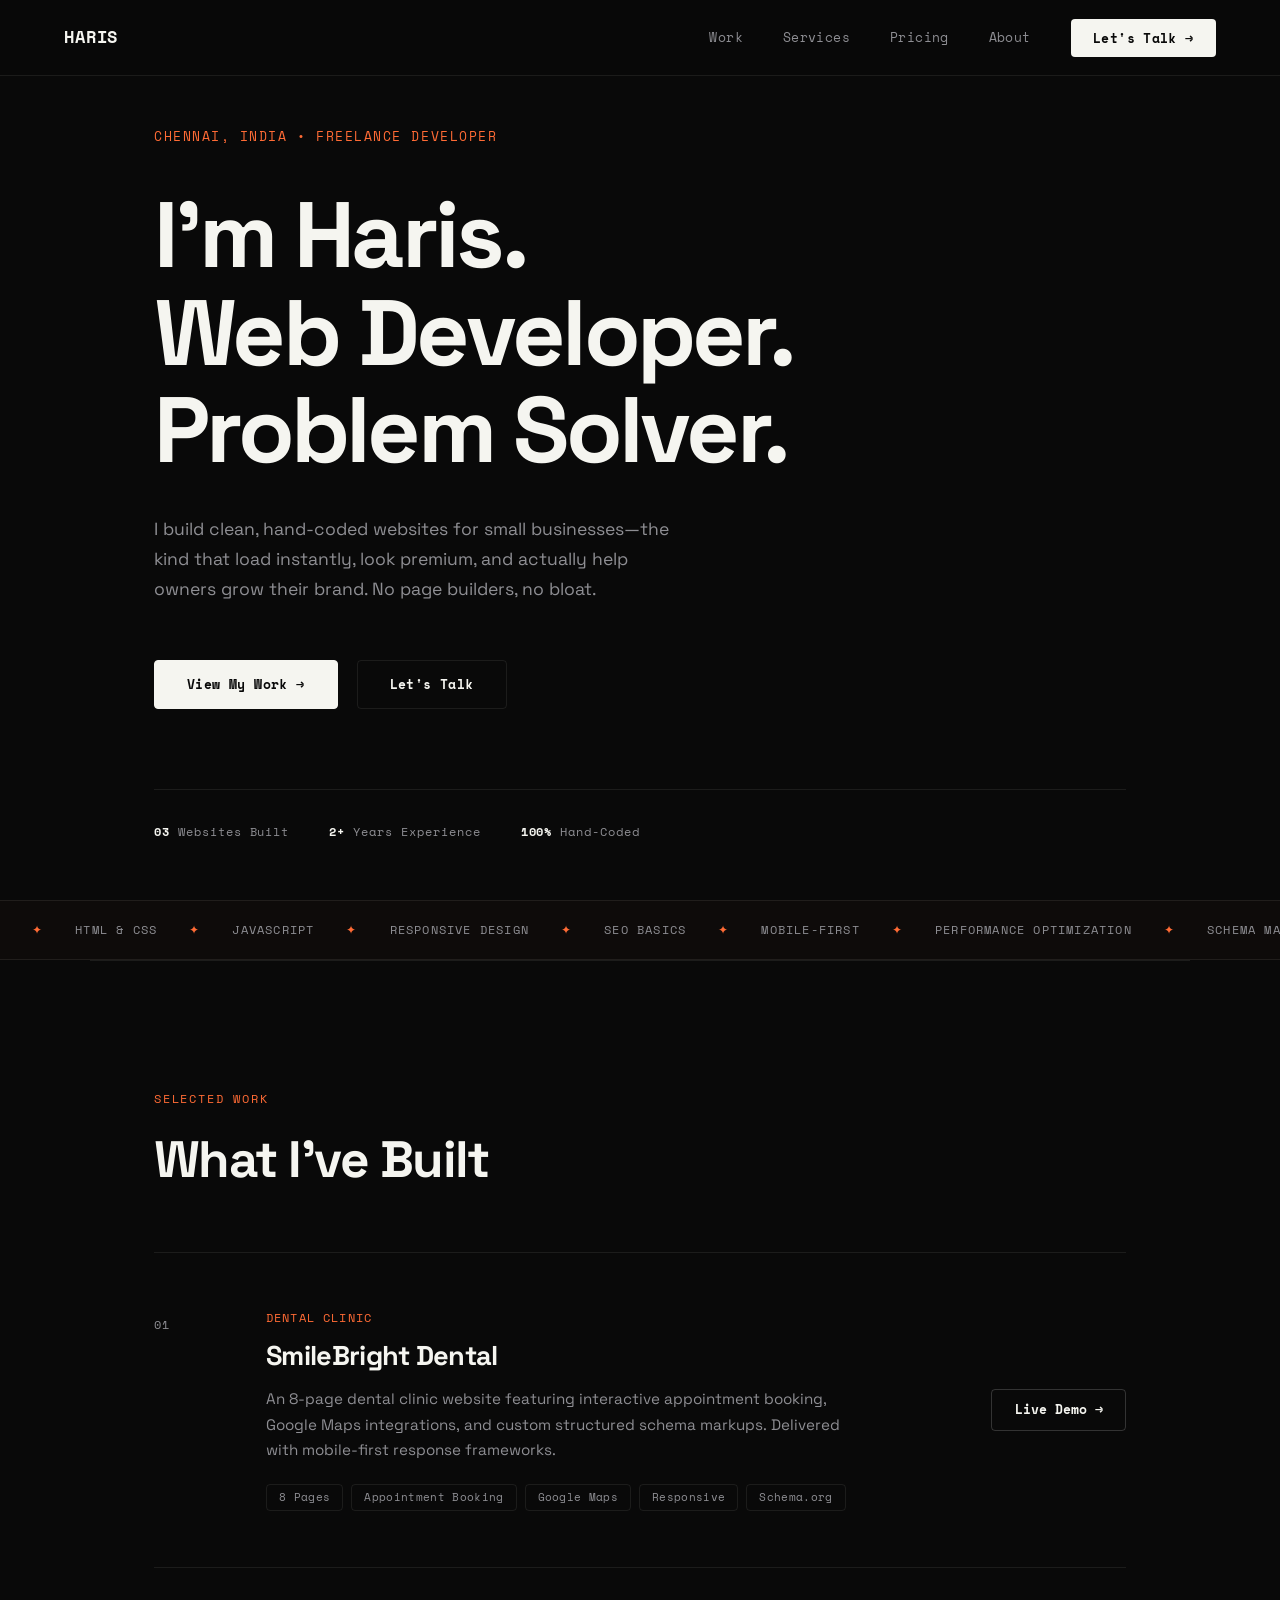
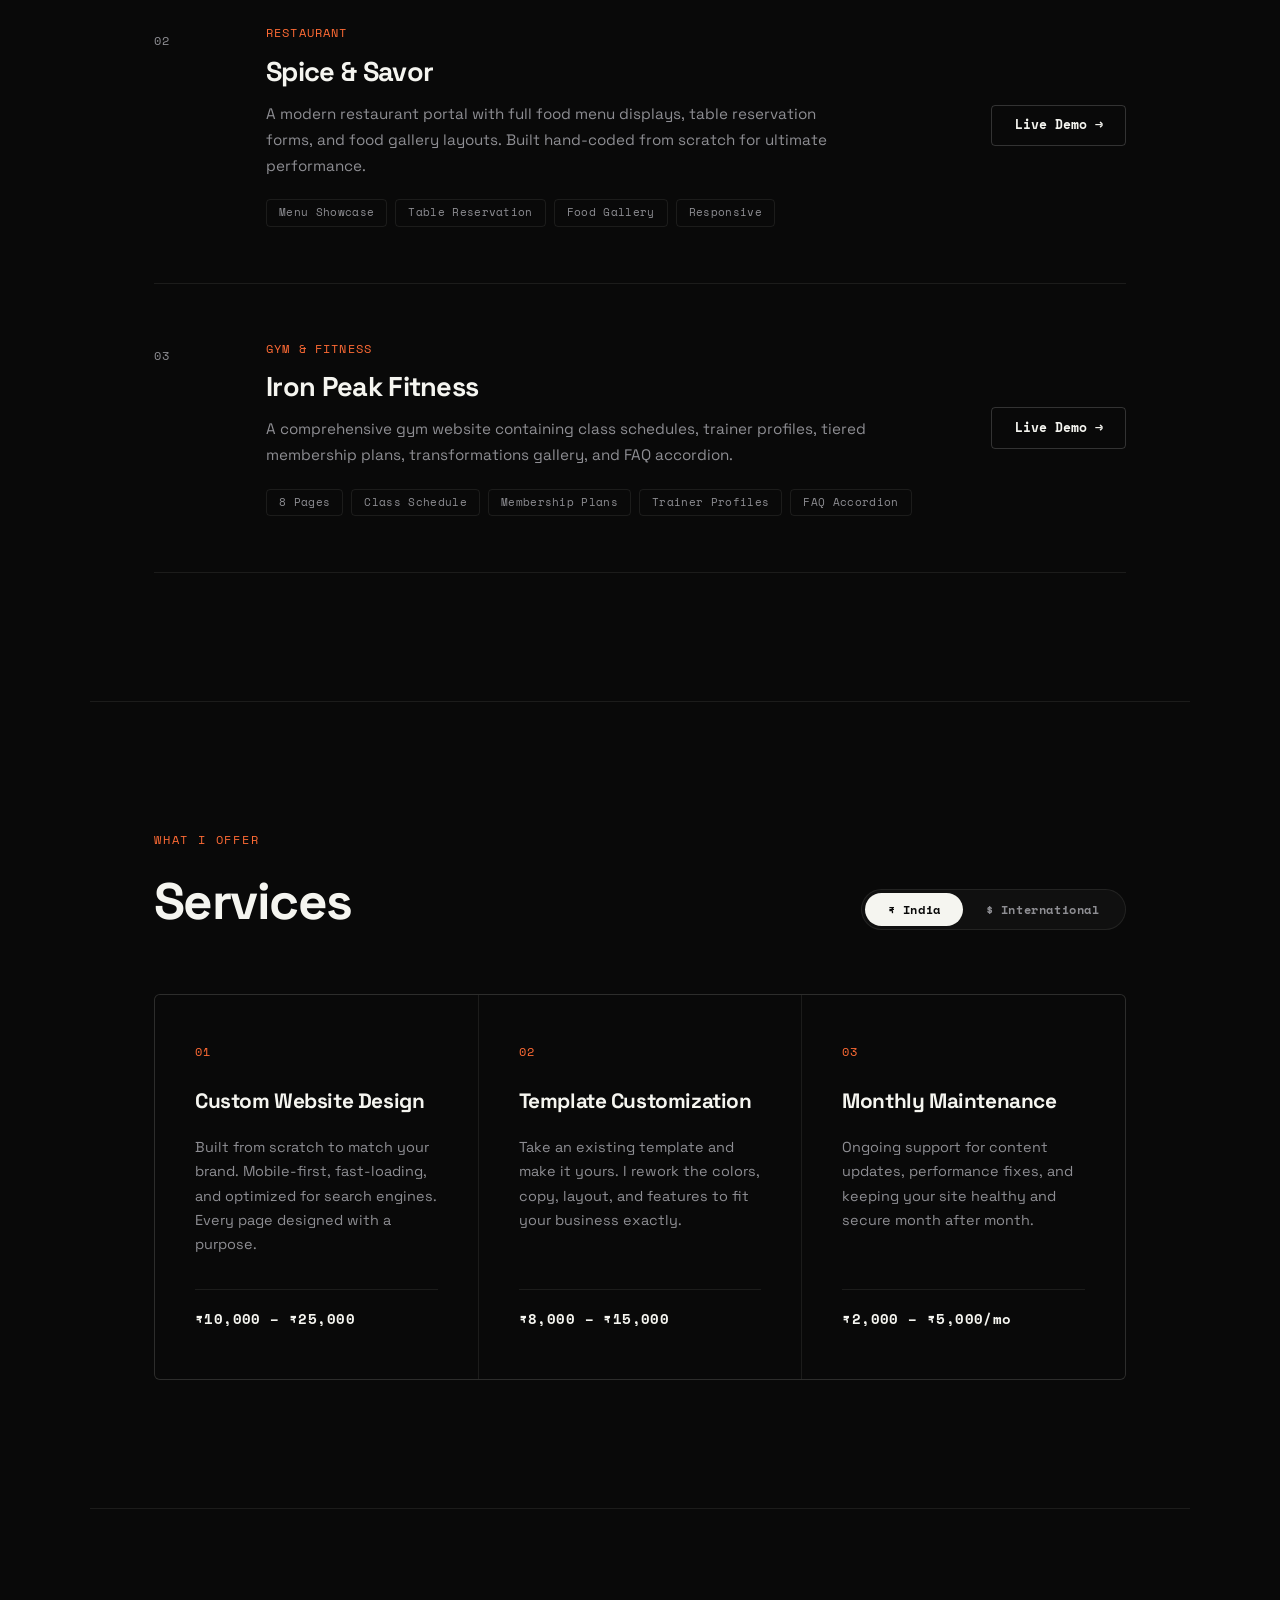
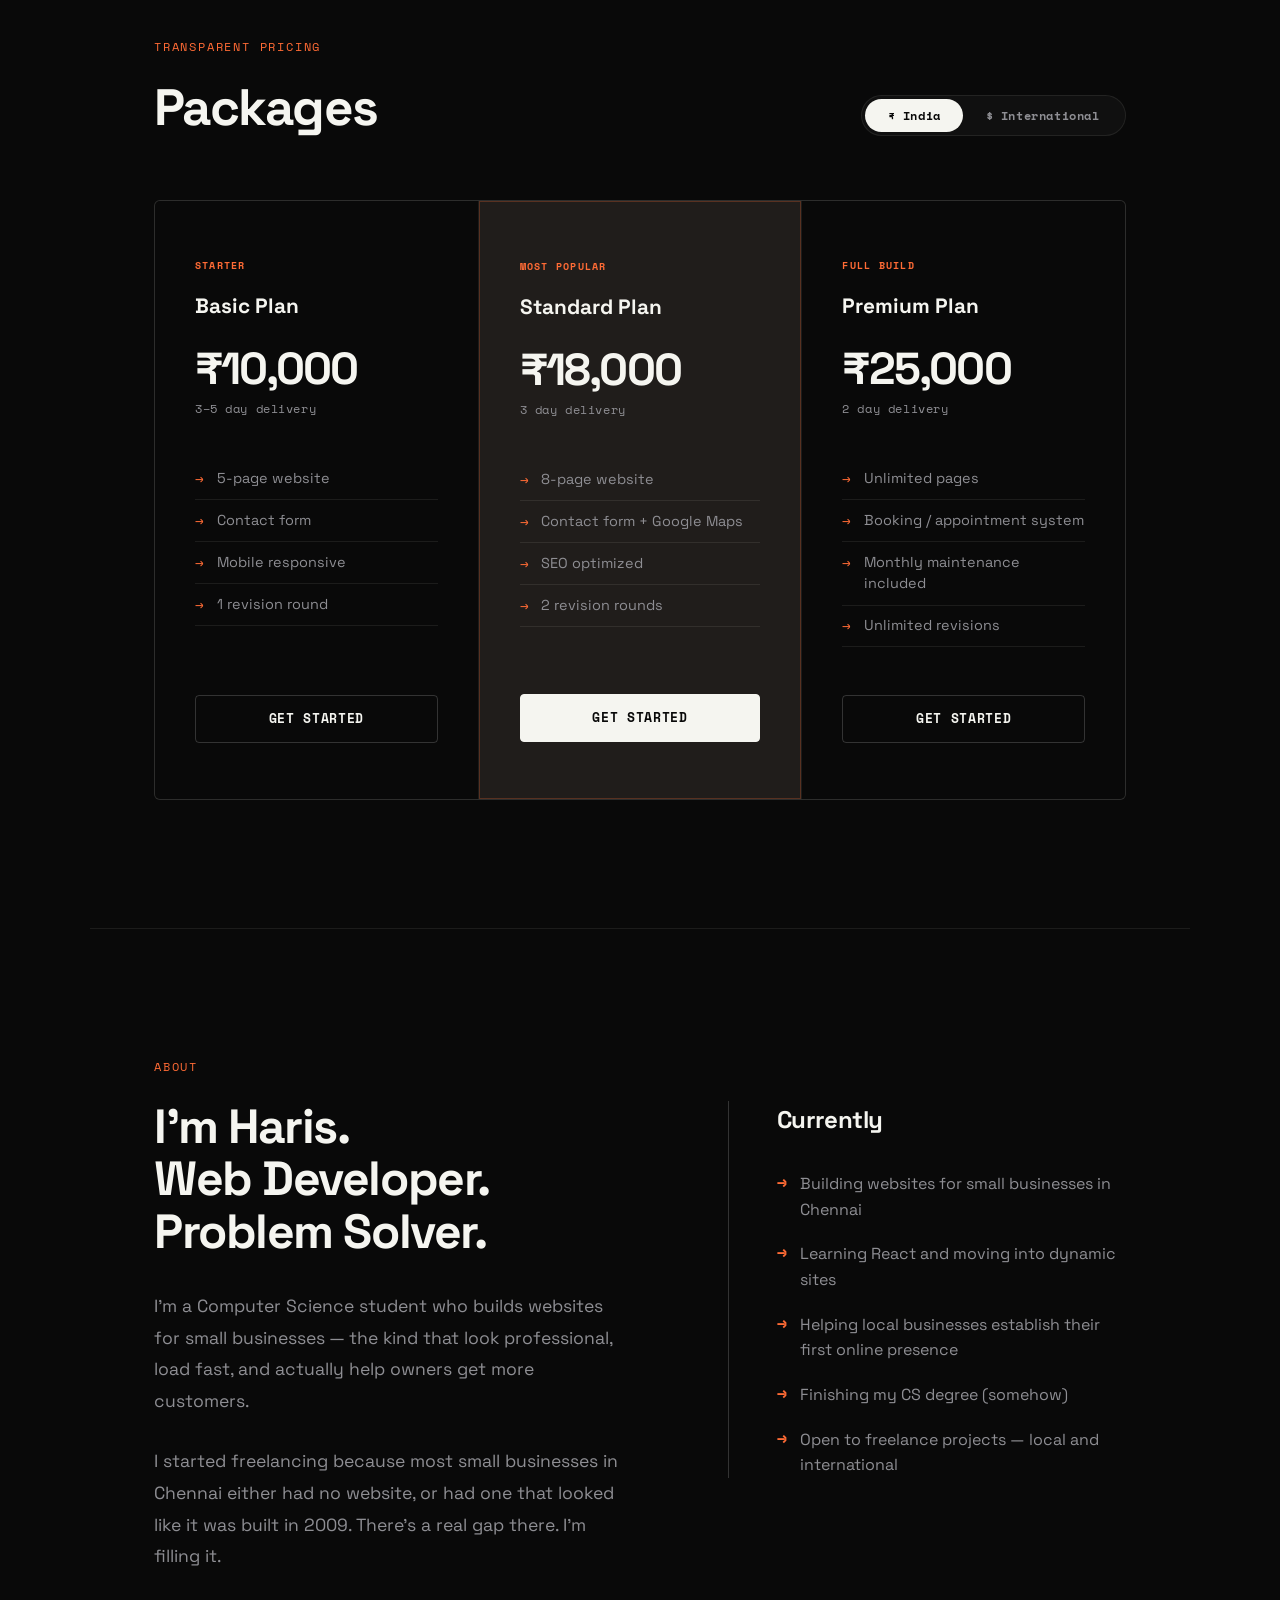
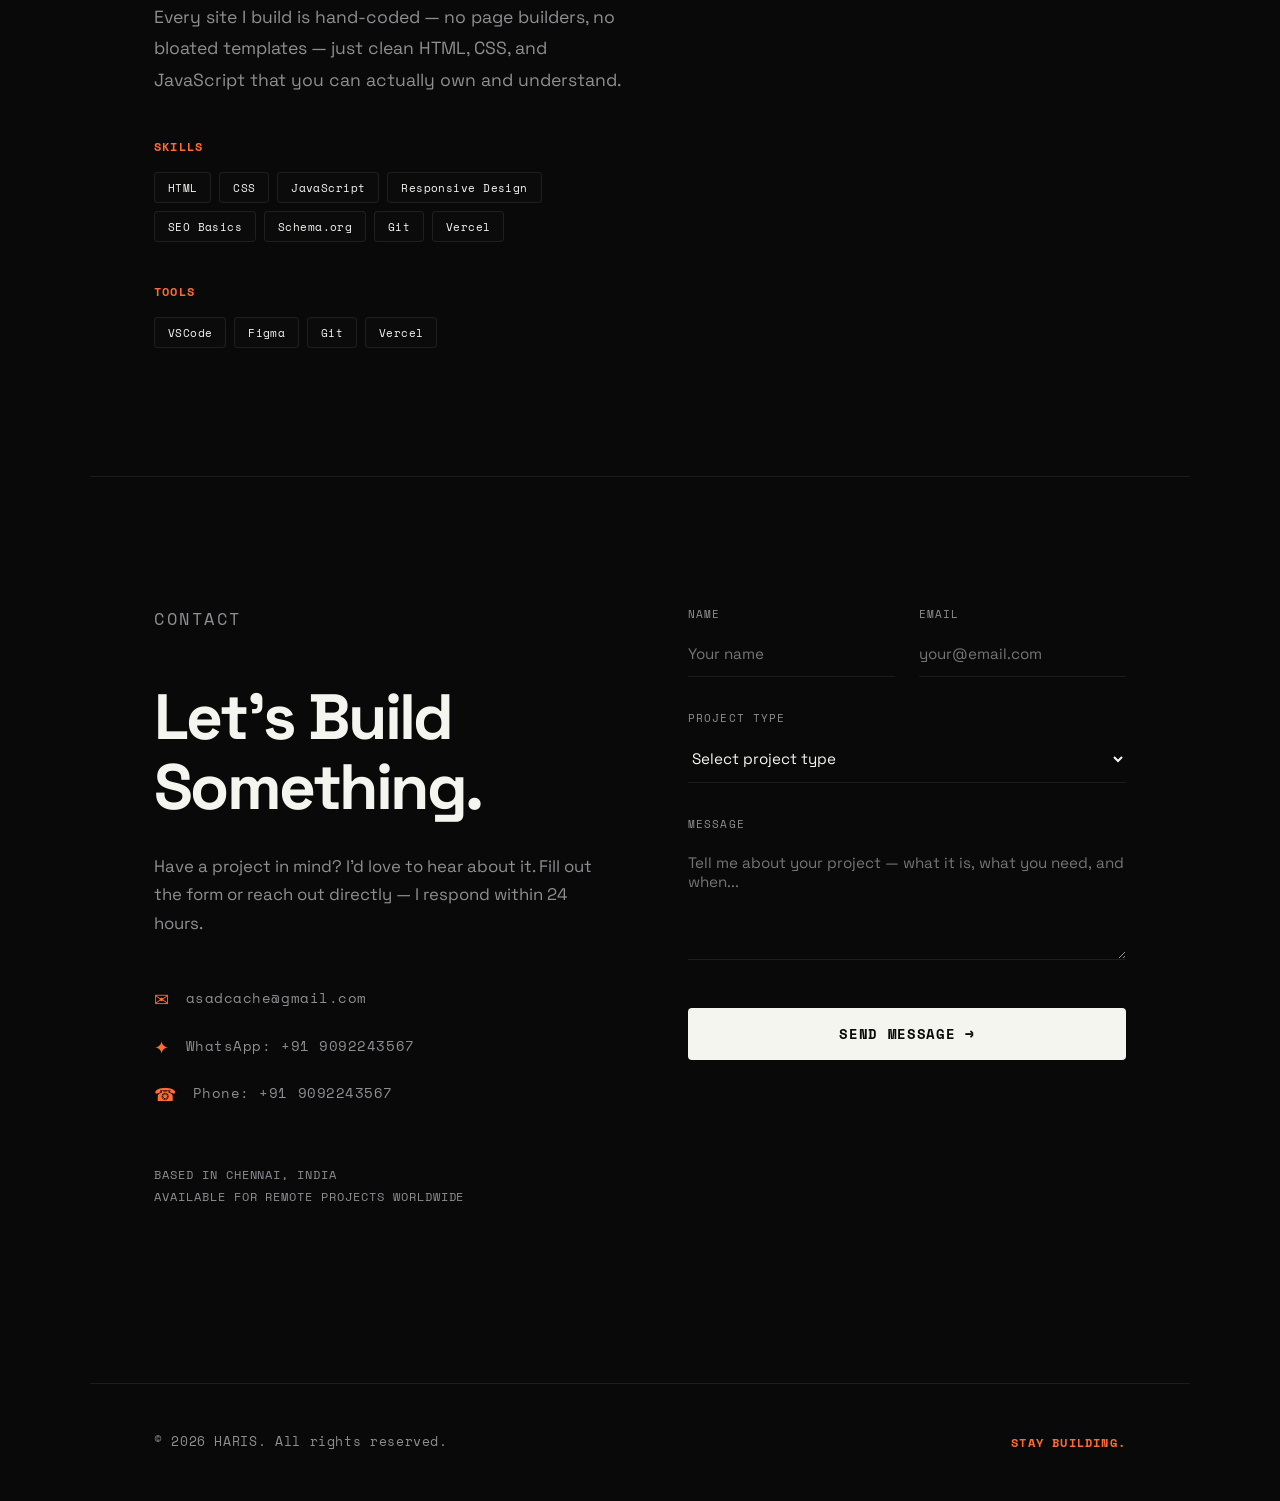
<file: index.html>
<!DOCTYPE html>
<html lang="en">

<head>
    <meta charset="UTF-8">
    <meta name="viewport" content="width=device-width, initial-scale=1.0">
    <meta name="description"
        content="Haris — Freelance Web Developer based in Chennai, India. I build responsive, modern, and speed-optimized websites for small businesses.">
    <meta property="og:title" content="HARIS — Web Developer">
    <meta property="og:description"
        content="Freelance Web Developer based in Chennai. I hand-code premium websites that help small businesses grow.">
    <meta property="og:type" content="website">
    <title>HARIS — Web Developer. Builder. Problem Solver.</title>
    <link rel="icon" type="image/png" href="favicon.png">

    <link rel="preconnect" href="https://fonts.googleapis.com">
    <link rel="preconnect" href="https://fonts.gstatic.com" crossorigin>
    <link
        href="https://fonts.googleapis.com/css2?family=Space+Grotesk:wght@300;400;500;600;700&family=Space+Mono:wght@400;700&display=swap"
        rel="stylesheet">

    <style>
        /* ─── RESET & BASE ─── */
        *,
        *::before,
        *::after {
            margin: 0;
            padding: 0;
            box-sizing: border-box;
        }

        :root {
            --black: #090909;
            --white: #F5F5F0;
            --dim: #8E8E93;
            --accent: #FF6B35;
            --border: rgba(245, 245, 240, 0.08);
            --border-strong: rgba(245, 245, 240, 0.18);
            --font-display: 'Space Grotesk', sans-serif;
            --font-mono: 'Space Mono', monospace;
        }

        html {
            scroll-behavior: smooth;
        }

        body {
            background: var(--black);
            color: var(--white);
            font-family: var(--font-display);
            font-size: 1rem;
            line-height: 1.6;
            overflow-x: hidden;
            -webkit-font-smoothing: antialiased;
        }

        a {
            color: inherit;
            text-decoration: none;
            transition: all 0.2s ease;
        }

        /* ─── SCROLLBAR ─── */
        ::-webkit-scrollbar {
            width: 6px;
        }

        ::-webkit-scrollbar-track {
            background: var(--black);
        }

        ::-webkit-scrollbar-thumb {
            background: var(--border-strong);
            border-radius: 3px;
        }

        ::-webkit-scrollbar-thumb:hover {
            background: var(--accent);
        }

        /* ─── NAV ─── */
        nav {
            position: fixed;
            top: 0;
            left: 0;
            width: 100%;
            z-index: 100;
            display: flex;
            justify-content: space-between;
            align-items: center;
            padding: 1.5rem 5%;
            background: rgba(9, 9, 9, 0.85);
            backdrop-filter: blur(12px);
            -webkit-backdrop-filter: blur(12px);
            border-bottom: 1px solid var(--border);
        }

        .nav-logo {
            font-family: var(--font-mono);
            font-size: 1.05rem;
            font-weight: 700;
            letter-spacing: 0.05em;
            color: var(--white);
        }

        .nav-links {
            display: flex;
            gap: 2.5rem;
            align-items: center;
            list-style: none;
        }

        .nav-links a {
            font-family: var(--font-mono);
            font-size: 0.8rem;
            font-weight: 500;
            color: var(--dim);
            letter-spacing: 0.03em;
            position: relative;
            padding: 0.2rem 0;
        }

        .nav-links a::after {
            content: '';
            position: absolute;
            bottom: 0;
            left: 0;
            width: 0;
            height: 1px;
            background: var(--white);
            transition: width 0.2s ease;
        }

        .nav-links a:hover {
            color: var(--white);
        }

        .nav-links a:hover::after {
            width: 100%;
        }

        .nav-links .nav-cta {
            font-family: var(--font-mono);
            font-size: 0.8rem;
            font-weight: 700;
            color: var(--black) !important;
            background: var(--white);
            padding: 0.6rem 1.4rem;
            border-radius: 4px;
            transition: all 0.25s ease !important;
        }

        .nav-links .nav-cta::after {
            display: none;
        }

        .nav-links .nav-cta:hover {
            background: var(--accent) !important;
            color: var(--white) !important;
            transform: translateY(-1px);
        }

        /* hamburger */
        .hamburger {
            display: none;
            flex-direction: column;
            gap: 6px;
            background: none;
            border: none;
            cursor: pointer;
            padding: 4px;
            z-index: 101;
        }

        .hamburger span {
            display: block;
            width: 22px;
            height: 1.5px;
            background: var(--white);
            transition: all 0.3s ease;
        }

        .hamburger.open span:nth-child(1) {
            transform: rotate(45deg) translate(5px, 6px);
        }

        .hamburger.open span:nth-child(2) {
            opacity: 0;
        }

        .hamburger.open span:nth-child(3) {
            transform: rotate(-45deg) translate(5px, -6px);
        }

        /* ─── HERO ─── */
        .hero {
            min-height: 100vh;
            display: flex;
            flex-direction: column;
            justify-content: center;
            padding: 0 5%;
            padding-top: 100px;
            max-width: 1100px;
            margin: 0 auto;
        }

        .hero-eyebrow {
            font-family: var(--font-mono);
            font-size: 0.8rem;
            color: var(--accent);
            letter-spacing: 0.12em;
            text-transform: uppercase;
            margin-bottom: 2.5rem;
        }

        .hero h1 {
            font-size: clamp(2.8rem, 8vw, 5.8rem);
            font-weight: 700;
            line-height: 1.05;
            letter-spacing: -0.04em;
            margin-bottom: 2.2rem;
            max-width: 15ch;
        }

        .hero-sub {
            font-size: 1.1rem;
            color: var(--dim);
            max-width: 520px;
            line-height: 1.7;
            margin-bottom: 3.5rem;
        }

        .hero-actions {
            display: flex;
            gap: 1.2rem;
            flex-wrap: wrap;
            margin-bottom: 5rem;
        }

        .btn {
            display: inline-block;
            padding: 0.8rem 2rem;
            font-family: var(--font-mono);
            font-size: 0.82rem;
            font-weight: 700;
            border-radius: 4px;
            transition: all 0.25s ease;
            cursor: pointer;
            letter-spacing: 0.03em;
            text-align: center;
        }

        .btn-primary {
            background: var(--white);
            color: var(--black);
            border: 1px solid var(--white);
        }

        .btn-primary:hover {
            background: var(--accent);
            border-color: var(--accent);
            color: var(--white);
            transform: translateY(-2px);
        }

        .btn-ghost {
            background: transparent;
            color: var(--white);
            border: 1px solid var(--border);
        }

        .btn-ghost:hover {
            border-color: var(--white);
            transform: translateY(-2px);
        }

        .hero-trust {
            font-family: var(--font-mono);
            font-size: 0.75rem;
            color: var(--dim);
            letter-spacing: 0.08em;
            border-top: 1px solid var(--border);
            padding: 2rem 0;
            display: flex;
            flex-wrap: wrap;
            gap: 2.5rem;
        }

        .hero-trust strong {
            color: var(--white);
        }

        /* ─── MARQUEE ─── */
        .marquee-wrap {
            overflow: hidden;
            border-top: 1px solid var(--border);
            border-bottom: 1px solid var(--border);
            padding: 1.2rem 0;
            background: rgba(255, 107, 53, 0.02);
        }

        .marquee-track {
            display: flex;
            white-space: nowrap;
            animation: marquee 24s linear infinite;
        }

        .marquee-track:hover {
            animation-play-state: paused;
        }

        .marquee-item {
            font-family: var(--font-mono);
            font-size: 0.75rem;
            color: var(--dim);
            letter-spacing: 0.1em;
            text-transform: uppercase;
            display: flex;
            align-items: center;
        }

        .marquee-item .dot {
            color: var(--accent);
            margin: 0 2rem;
        }

        @keyframes marquee {
            0% {
                transform: translateX(0);
            }

            100% {
                transform: translateX(-50%);
            }
        }

        /* ─── SECTION COMMON ─── */
        section {
            padding: 8rem 5%;
            max-width: 1100px;
            margin: 0 auto;
        }

        .section-label {
            font-family: var(--font-mono);
            font-size: 0.75rem;
            color: var(--accent);
            letter-spacing: 0.15em;
            text-transform: uppercase;
            margin-bottom: 1.5rem;
        }

        h2.section-title {
            font-size: clamp(2rem, 5vw, 3.2rem);
            font-weight: 700;
            letter-spacing: -0.03em;
            line-height: 1.1;
            margin-bottom: 4rem;
        }

        /* ─── WORK ─── */
        #work {
            border-top: 1px solid var(--border);
        }

        .work-list {
            display: flex;
            flex-direction: column;
        }

        .work-item {
            display: grid;
            grid-template-columns: 4rem 1fr auto;
            align-items: start;
            gap: 3rem;
            padding: 3.5rem 0;
            border-bottom: 1px solid var(--border);
            transition: all 0.3s ease;
        }

        .work-item:first-child {
            border-top: 1px solid var(--border);
        }

        .work-item:hover {
            background: rgba(255, 255, 255, 0.01);
            padding-left: 1rem;
            padding-right: 1rem;
        }

        .work-num {
            font-family: var(--font-mono);
            font-size: 0.75rem;
            color: var(--dim);
            padding-top: 0.4rem;
            letter-spacing: 0.05em;
        }

        .work-body {
            display: flex;
            flex-direction: column;
            gap: 0.8rem;
        }

        .work-tag {
            font-family: var(--font-mono);
            font-size: 0.72rem;
            color: var(--accent);
            letter-spacing: 0.1em;
            text-transform: uppercase;
        }

        .work-title {
            font-size: 1.7rem;
            font-weight: 700;
            letter-spacing: -0.025em;
            line-height: 1.2;
            color: var(--white);
        }

        .work-desc {
            font-size: 0.95rem;
            color: var(--dim);
            line-height: 1.7;
            max-width: 600px;
        }

        .work-features {
            display: flex;
            flex-wrap: wrap;
            gap: 0.5rem;
            margin-top: 0.5rem;
        }

        .feature-tag {
            font-family: var(--font-mono);
            font-size: 0.68rem;
            color: var(--dim);
            border: 1px solid var(--border);
            padding: 0.25rem 0.75rem;
            border-radius: 4px;
            letter-spacing: 0.03em;
        }

        .work-link {
            font-family: var(--font-mono);
            font-size: 0.8rem;
            font-weight: 700;
            color: var(--white);
            white-space: nowrap;
            border: 1px solid var(--border-strong);
            padding: 0.6rem 1.4rem;
            border-radius: 4px;
            align-self: center;
        }

        .work-link:hover {
            border-color: var(--accent);
            background: var(--accent);
            color: var(--white);
            transform: translateY(-2px);
        }

        /* ─── SERVICES ─── */
        #services {
            border-top: 1px solid var(--border);
        }

        .services-grid {
            display: grid;
            grid-template-columns: repeat(3, 1fr);
            gap: 1px;
            border: 1px solid var(--border);
            background: var(--border);
            border-radius: 6px;
            overflow: hidden;
        }

        .service-cell {
            background: var(--black);
            padding: 3rem 2.5rem;
            transition: all 0.3s ease;
            display: flex;
            flex-direction: column;
        }

        .service-cell:hover {
            background: rgba(255, 255, 255, 0.02);
        }

        .service-num {
            font-family: var(--font-mono);
            font-size: 0.72rem;
            color: var(--accent);
            letter-spacing: 0.1em;
            margin-bottom: 1.5rem;
        }

        .service-name {
            font-size: 1.3rem;
            font-weight: 700;
            margin-bottom: 1rem;
            letter-spacing: -0.02em;
            color: var(--white);
        }

        .service-desc {
            font-size: 0.9rem;
            color: var(--dim);
            line-height: 1.7;
            margin-bottom: 2rem;
            flex-grow: 1;
        }

        .service-price-inr,
        .service-price-usd {
            font-family: var(--font-mono);
            font-size: 0.85rem;
            font-weight: 700;
            color: var(--white);
            letter-spacing: 0.03em;
            border-top: 1px solid var(--border);
            padding-top: 1.2rem;
        }

        .service-price-usd {
            display: none;
        }

        body.show-usd .service-price-inr {
            display: none;
        }

        body.show-usd .service-price-usd {
            display: block;
        }

        /* ─── PRICING ─── */
        #pricing {
            border-top: 1px solid var(--border);
        }

        .pricing-header-wrap {
            display: flex;
            justify-content: space-between;
            align-items: flex-end;
            margin-bottom: 4rem;
            flex-wrap: wrap;
            gap: 2rem;
        }

        .pricing-header-wrap h2.section-title {
            margin-bottom: 0;
        }

        .pricing-toggle {
            display: flex;
            padding: 3px;
            background: rgba(255, 255, 255, 0.03);
            border: 1px solid var(--border);
            border-radius: 50px;
            width: fit-content;
        }

        .toggle-btn {
            font-family: var(--font-mono);
            font-size: 0.75rem;
            font-weight: 700;
            letter-spacing: 0.05em;
            padding: 0.5rem 1.4rem;
            border: none;
            background: transparent;
            color: var(--dim);
            cursor: pointer;
            border-radius: 50px;
            transition: all 0.25s ease;
        }

        .toggle-btn.active {
            background: var(--white);
            color: var(--black);
        }

        .pricing-plans {
            display: grid;
            grid-template-columns: repeat(3, 1fr);
            gap: 1px;
            background: var(--border);
            border: 1px solid var(--border);
            border-radius: 6px;
            overflow: hidden;
        }

        .plan-card {
            background: var(--black);
            padding: 3.5rem 2.5rem;
            position: relative;
            display: flex;
            flex-direction: column;
            transition: all 0.3s ease;
        }

        .plan-card:hover {
            background: rgba(255, 255, 255, 0.01);
        }

        .plan-card.featured {
            background: rgba(255, 107, 53, 0.02);
            border: 1px solid rgba(255, 107, 53, 0.25);
            z-index: 2;
        }

        .plan-badge {
            font-family: var(--font-mono);
            font-size: 0.65rem;
            color: var(--accent);
            letter-spacing: 0.12em;
            text-transform: uppercase;
            margin-bottom: 1rem;
            font-weight: 700;
        }

        .plan-name {
            font-size: 1.3rem;
            font-weight: 700;
            margin-bottom: 1.5rem;
        }

        .plan-price-inr,
        .plan-price-usd {
            font-size: 2.8rem;
            font-weight: 700;
            letter-spacing: -0.04em;
            line-height: 1;
            margin-bottom: 0.5rem;
            color: var(--white);
        }

        .plan-price-usd {
            display: none;
        }

        body.show-usd .plan-price-inr {
            display: none;
        }

        body.show-usd .plan-price-usd {
            display: block;
        }

        .plan-delivery {
            font-family: var(--font-mono);
            font-size: 0.72rem;
            color: var(--dim);
            letter-spacing: 0.05em;
            margin-bottom: 2.5rem;
        }

        .plan-features {
            list-style: none;
            margin-bottom: 3rem;
            flex-grow: 1;
        }

        .plan-features li {
            font-size: 0.9rem;
            color: var(--dim);
            padding: 0.6rem 0;
            border-bottom: 1px solid var(--border);
            display: flex;
            gap: 0.8rem;
            line-height: 1.5;
        }

        .plan-features li::before {
            content: '→';
            color: var(--accent);
            flex-shrink: 0;
            font-family: var(--font-mono);
        }

        .plan-cta {
            display: block;
            width: 100%;
            text-align: center;
            padding: 0.8rem;
            font-family: var(--font-mono);
            font-size: 0.8rem;
            font-weight: 700;
            border: 1px solid var(--border-strong);
            border-radius: 4px;
            color: var(--white);
            transition: all 0.25s ease;
            letter-spacing: 0.05em;
            text-transform: uppercase;
        }

        .plan-cta:hover {
            background: var(--accent);
            border-color: var(--accent);
            color: var(--white);
            transform: translateY(-2px);
        }

        .plan-card.featured .plan-cta {
            background: var(--white);
            border-color: var(--white);
            color: var(--black);
        }

        .plan-card.featured .plan-cta:hover {
            background: var(--accent);
            border-color: var(--accent);
            color: var(--white);
            transform: translateY(-2px);
        }

        /* ─── ABOUT ─── */
        #about {
            border-top: 1px solid var(--border);
        }

        .about-grid {
            display: grid;
            grid-template-columns: 1.2fr 1fr;
            gap: 6rem;
            align-items: start;
        }

        .about-text p {
            font-size: 1.1rem;
            color: var(--dim);
            line-height: 1.8;
            margin-bottom: 1.8rem;
        }

        .about-text p strong {
            color: var(--white);
        }

        .skills-label {
            font-family: var(--font-mono);
            font-size: 0.75rem;
            color: var(--accent);
            letter-spacing: 0.1em;
            text-transform: uppercase;
            margin-bottom: 1rem;
            margin-top: 2.5rem;
            font-weight: 700;
        }

        .skills-row {
            display: flex;
            flex-wrap: wrap;
            gap: 0.5rem;
        }

        .skill-chip {
            font-family: var(--font-mono);
            font-size: 0.7rem;
            color: var(--white);
            border: 1px solid var(--border);
            padding: 0.35rem 0.8rem;
            border-radius: 4px;
            letter-spacing: 0.04em;
            background: rgba(255, 255, 255, 0.01);
        }

        .currently {
            border-left: 1px solid var(--border-strong);
            padding-left: 3rem;
        }

        .currently h3 {
            font-size: 1.5rem;
            font-weight: 700;
            letter-spacing: -0.025em;
            margin-bottom: 2rem;
            color: var(--white);
        }

        .currently-list {
            list-style: none;
            display: flex;
            flex-direction: column;
            gap: 1.2rem;
        }

        .currently-list li {
            font-size: 1rem;
            color: var(--dim);
            display: flex;
            align-items: flex-start;
            gap: 0.8rem;
            line-height: 1.6;
        }

        .currently-list li::before {
            content: '→';
            color: var(--accent);
            flex-shrink: 0;
            font-weight: 700;
            font-family: var(--font-mono);
        }

        /* ─── CONTACT ─── */
        #contact {
            border-top: 1px solid var(--border);
        }

        .contact-wrap {
            display: grid;
            grid-template-columns: 1fr 1fr;
            gap: 6rem;
            align-items: start;
        }

        .contact-intro h2 {
            font-size: clamp(2.2rem, 5vw, 4rem);
            font-weight: 700;
            letter-spacing: -0.04em;
            line-height: 1.1;
            margin-bottom: 1.8rem;
        }

        .contact-intro p {
            font-size: 1.05rem;
            color: var(--dim);
            line-height: 1.7;
            margin-bottom: 3rem;
        }

        .contact-meta {
            display: flex;
            flex-direction: column;
            gap: 1.2rem;
            margin-bottom: 3.5rem;
        }

        .contact-meta a {
            font-family: var(--font-mono);
            font-size: 0.85rem;
            color: var(--dim);
            letter-spacing: 0.04em;
            display: flex;
            align-items: center;
        }

        .contact-meta a:hover {
            color: var(--white);
        }

        .contact-meta span {
            color: var(--accent);
            margin-right: 1rem;
            font-size: 1.1rem;
        }

        .contact-form {
            display: flex;
            flex-direction: column;
            gap: 2rem;
        }

        .form-row {
            display: grid;
            grid-template-columns: 1fr 1fr;
            gap: 1.5rem;
        }

        .form-field {
            display: flex;
            flex-direction: column;
            gap: 0.5rem;
        }

        .form-field label {
            font-family: var(--font-mono);
            font-size: 0.7rem;
            color: var(--dim);
            letter-spacing: 0.1em;
            text-transform: uppercase;
        }

        .form-field input,
        .form-field select,
        .form-field textarea {
            background: transparent;
            border: none;
            border-bottom: 1px solid var(--border);
            border-radius: 0;
            color: var(--white);
            font-family: var(--font-display);
            font-size: 0.95rem;
            padding: 0.8rem 0;
            outline: none;
            transition: border-color 0.25s ease;
            width: 100%;
        }

        .form-field input:focus,
        .form-field select:focus,
        .form-field textarea:focus {
            border-color: var(--accent);
        }

        .form-field select option {
            background: #121212;
            color: var(--white);
        }

        .form-field textarea {
            resize: vertical;
            min-height: 120px;
        }

        .form-submit {
            width: 100%;
            padding: 1rem;
            font-family: var(--font-mono);
            font-size: 0.85rem;
            font-weight: 700;
            background: var(--white);
            color: var(--black);
            border: none;
            border-radius: 4px;
            cursor: pointer;
            letter-spacing: 0.05em;
            text-transform: uppercase;
            transition: all 0.25s ease;
            margin-top: 1rem;
        }

        .form-submit:hover {
            background: var(--accent);
            color: var(--white);
            transform: translateY(-2px);
        }

        /* ─── FOOTER ─── */
        footer {
            border-top: 1px solid var(--border);
            padding: 3rem 5%;
            display: flex;
            justify-content: space-between;
            align-items: center;
            max-width: 1100px;
            margin: 0 auto;
        }

        .footer-left {
            font-family: var(--font-mono);
            font-size: 0.8rem;
            color: var(--dim);
            letter-spacing: 0.05em;
        }

        .footer-tagline {
            font-family: var(--font-mono);
            font-size: 0.75rem;
            color: var(--accent);
            letter-spacing: 0.1em;
            text-transform: uppercase;
            font-weight: 700;
        }

        /* ─── MOBILE ─── */
        @media (max-width: 968px) {

            .pricing-plans,
            .services-grid {
                grid-template-columns: 1fr;
            }

            .plan-card.featured {
                border-left: 1px solid rgba(255, 107, 53, 0.25);
                border-right: 1px solid rgba(255, 107, 53, 0.25);
            }

            .about-grid,
            .contact-wrap {
                grid-template-columns: 1fr;
                gap: 4rem;
            }

            .currently {
                border-left: none;
                border-top: 1px solid var(--border);
                padding-left: 0;
                padding-top: 3rem;
            }
        }

        @media (max-width: 768px) {
            nav {
                padding: 1.2rem 5%;
            }

            .nav-links {
                display: none;
                position: fixed;
                top: 0;
                left: 0;
                width: 100%;
                height: 100vh;
                background: var(--black);
                flex-direction: column;
                justify-content: center;
                align-items: center;
                gap: 2.5rem;
                z-index: 99;
            }

            .nav-links.open {
                display: flex;
            }

            .nav-links a {
                font-size: 1.2rem;
            }

            .nav-links .nav-cta {
                font-size: 1.1rem;
                padding: 0.8rem 2rem;
            }

            .hamburger {
                display: flex;
            }

            .hero h1 {
                font-size: clamp(2.4rem, 10vw, 4.2rem);
            }

            .work-item {
                grid-template-columns: 1fr;
                gap: 1.5rem;
                padding: 3rem 0;
            }

            .work-num {
                display: none;
            }

            .work-link {
                align-self: flex-start;
                margin-top: 0.5rem;
            }

            footer {
                flex-direction: column;
                gap: 1.2rem;
                text-align: center;
            }

            .form-row {
                grid-template-columns: 1fr;
                gap: 2rem;
            }
        }
    </style>
</head>

<body>

    <!-- NAV -->
    <nav>
        <a href="#" class="nav-logo">HARIS</a>
        <ul class="nav-links" id="navLinks">
            <li><a href="#work">Work</a></li>
            <li><a href="#services">Services</a></li>
            <li><a href="#pricing">Pricing</a></li>
            <li><a href="#about">About</a></li>
            <li><a href="#contact" class="nav-cta">Let's Talk →</a></li>
        </ul>
        <button class="hamburger" id="hamburger" aria-label="Toggle menu">
            <span></span><span></span><span></span>
        </button>
    </nav>

    <!-- HERO -->
    <section class="hero">
        <p class="hero-eyebrow">Chennai, India &bull; Freelance Developer</p>
        <h1>I'm Haris. <br>Web Developer. <br>Problem Solver.</h1>
        <p class="hero-sub">I build clean, hand-coded websites for small businesses—the kind that load instantly, look
            premium, and actually help owners grow their brand. No page builders, no bloat.</p>
        <div class="hero-actions">
            <a href="#work" class="btn btn-primary">View My Work →</a>
            <a href="#contact" class="btn btn-ghost">Let's Talk</a>
        </div>
        <div class="hero-trust">
            <span><strong>03</strong> Websites Built</span>
            <span><strong>2+</strong> Years Experience</span>
            <span><strong>100%</strong> Hand-Coded</span>
        </div>
    </section>

    <!-- MARQUEE -->
    <div class="marquee-wrap">
        <div class="marquee-track">
            <!-- duplicated for seamless loop -->
            <span class="marquee-item"><span class="dot">✦</span> HTML &amp; CSS</span>
            <span class="marquee-item"><span class="dot">✦</span> JavaScript</span>
            <span class="marquee-item"><span class="dot">✦</span> Responsive Design</span>
            <span class="marquee-item"><span class="dot">✦</span> SEO Basics</span>
            <span class="marquee-item"><span class="dot">✦</span> Mobile-First</span>
            <span class="marquee-item"><span class="dot">✦</span> Performance Optimization</span>
            <span class="marquee-item"><span class="dot">✦</span> Schema Markup</span>
            <span class="marquee-item"><span class="dot">✦</span> WhatsApp Integration</span>
            <span class="marquee-item"><span class="dot">✦</span> Vercel Deploy</span>
            <span class="marquee-item"><span class="dot">✦</span> Git</span>
            <!-- duplicate for loop -->
            <span class="marquee-item"><span class="dot">✦</span> HTML &amp; CSS</span>
            <span class="marquee-item"><span class="dot">✦</span> JavaScript</span>
            <span class="marquee-item"><span class="dot">✦</span> Responsive Design</span>
            <span class="marquee-item"><span class="dot">✦</span> SEO Basics</span>
            <span class="marquee-item"><span class="dot">✦</span> Mobile-First</span>
            <span class="marquee-item"><span class="dot">✦</span> Performance Optimization</span>
            <span class="marquee-item"><span class="dot">✦</span> Schema Markup</span>
            <span class="marquee-item"><span class="dot">✦</span> WhatsApp Integration</span>
            <span class="marquee-item"><span class="dot">✦</span> Vercel Deploy</span>
            <span class="marquee-item"><span class="dot">✦</span> Git</span>
        </div>
    </div>

    <!-- WORK -->
    <section id="work">
        <p class="section-label">Selected Work</p>
        <h2 class="section-title">What I've Built</h2>

        <div class="work-list">

            <div class="work-item">
                <span class="work-num">01</span>
                <div class="work-body">
                    <p class="work-tag">Dental Clinic</p>
                    <h3 class="work-title">SmileBright Dental</h3>
                    <p class="work-desc">An 8-page dental clinic website featuring interactive appointment booking,
                        Google Maps integrations, and custom structured schema markups. Delivered with mobile-first
                        response frameworks.</p>
                    <div class="work-features">
                        <span class="feature-tag">8 Pages</span>
                        <span class="feature-tag">Appointment Booking</span>
                        <span class="feature-tag">Google Maps</span>
                        <span class="feature-tag">Responsive</span>
                        <span class="feature-tag">Schema.org</span>
                    </div>
                </div>
                <a href="https://smilebright-dental-seven.vercel.app" target="_blank" rel="noopener"
                    class="work-link">Live Demo →</a>
            </div>

            <div class="work-item">
                <span class="work-num">02</span>
                <div class="work-body">
                    <p class="work-tag">Restaurant</p>
                    <h3 class="work-title">Spice &amp; Savor</h3>
                    <p class="work-desc">A modern restaurant portal with full food menu displays, table reservation
                        forms, and food gallery layouts. Built hand-coded from scratch for ultimate performance.</p>
                    <div class="work-features">
                        <span class="feature-tag">Menu Showcase</span>
                        <span class="feature-tag">Table Reservation</span>
                        <span class="feature-tag">Food Gallery</span>
                        <span class="feature-tag">Responsive</span>
                    </div>
                </div>
                <a href="https://spiceandsavour-restaurant.vercel.app" target="_blank" rel="noopener"
                    class="work-link">Live Demo →</a>
            </div>

            <div class="work-item">
                <span class="work-num">03</span>
                <div class="work-body">
                    <p class="work-tag">Gym &amp; Fitness</p>
                    <h3 class="work-title">Iron Peak Fitness</h3>
                    <p class="work-desc">A comprehensive gym website containing class schedules, trainer profiles,
                        tiered membership plans, transformations gallery, and FAQ accordion.</p>
                    <div class="work-features">
                        <span class="feature-tag">8 Pages</span>
                        <span class="feature-tag">Class Schedule</span>
                        <span class="feature-tag">Membership Plans</span>
                        <span class="feature-tag">Trainer Profiles</span>
                        <span class="feature-tag">FAQ Accordion</span>
                    </div>
                </div>
                <a href="https://iironpeakfitness-gym.vercel.app" target="_blank" rel="noopener" class="work-link">Live
                    Demo →</a>
            </div>

        </div>
    </section>

    <!-- SERVICES -->
    <section id="services">
        <div class="pricing-header-wrap">
            <div>
                <p class="section-label">What I Offer</p>
                <h2 class="section-title">Services</h2>
            </div>
            <div class="pricing-toggle">
                <button class="toggle-btn toggle-inr active" onclick="showINR()">₹ India</button>
                <button class="toggle-btn toggle-usd" onclick="showUSD()">$ International</button>
            </div>
        </div>

        <div class="services-grid">
            <div class="service-cell">
                <p class="service-num">01</p>
                <h3 class="service-name">Custom Website Design</h3>
                <p class="service-desc">Built from scratch to match your brand. Mobile-first, fast-loading, and
                    optimized for search engines. Every page designed with a purpose.</p>
                <p class="service-price-inr">₹10,000 – ₹25,000</p>
                <p class="service-price-usd">$500 – $1,250</p>
            </div>
            <div class="service-cell">
                <p class="service-num">02</p>
                <h3 class="service-name">Template Customization</h3>
                <p class="service-desc">Take an existing template and make it yours. I rework the colors, copy, layout,
                    and features to fit your business exactly.</p>
                <p class="service-price-inr">₹8,000 – ₹15,000</p>
                <p class="service-price-usd">$400 – $750</p>
            </div>
            <div class="service-cell">
                <p class="service-num">03</p>
                <h3 class="service-name">Monthly Maintenance</h3>
                <p class="service-desc">Ongoing support for content updates, performance fixes, and keeping your site
                    healthy and secure month after month.</p>
                <p class="service-price-inr">₹2,000 – ₹5,000/mo</p>
                <p class="service-price-usd">$100 – $250/mo</p>
            </div>
        </div>
    </section>

    <!-- PRICING -->
    <section id="pricing">
        <div class="pricing-header-wrap">
            <div>
                <p class="section-label">Transparent Pricing</p>
                <h2 class="section-title">Packages</h2>
            </div>
            <div class="pricing-toggle">
                <button class="toggle-btn toggle-inr active" onclick="showINR()">₹ India</button>
                <button class="toggle-btn toggle-usd" onclick="showUSD()">$ International</button>
            </div>
        </div>

        <div class="pricing-plans">

            <div class="plan-card">
                <p class="plan-badge">Starter</p>
                <h3 class="plan-name">Basic Plan</h3>
                <p class="plan-price-inr">₹10,000</p>
                <p class="plan-price-usd">$500</p>
                <p class="plan-delivery">3–5 day delivery</p>
                <ul class="plan-features">
                    <li>5-page website</li>
                    <li>Contact form</li>
                    <li>Mobile responsive</li>
                    <li>1 revision round</li>
                </ul>
                <a href="#contact" class="plan-cta">Get Started</a>
            </div>

            <div class="plan-card featured">
                <p class="plan-badge">Most Popular</p>
                <h3 class="plan-name">Standard Plan</h3>
                <p class="plan-price-inr">₹18,000</p>
                <p class="plan-price-usd">$750</p>
                <p class="plan-delivery">3 day delivery</p>
                <ul class="plan-features">
                    <li>8-page website</li>
                    <li>Contact form + Google Maps</li>
                    <li>SEO optimized</li>
                    <li>2 revision rounds</li>
                </ul>
                <a href="#contact" class="plan-cta">Get Started</a>
            </div>

            <div class="plan-card">
                <p class="plan-badge">Full Build</p>
                <h3 class="plan-name">Premium Plan</h3>
                <p class="plan-price-inr">₹25,000</p>
                <p class="plan-price-usd">$1,000</p>
                <p class="plan-delivery">2 day delivery</p>
                <ul class="plan-features">
                    <li>Unlimited pages</li>
                    <li>Booking / appointment system</li>
                    <li>Monthly maintenance included</li>
                    <li>Unlimited revisions</li>
                </ul>
                <a href="#contact" class="plan-cta">Get Started</a>
            </div>

        </div>
    </section>

    <!-- ABOUT -->
    <section id="about">
        <p class="section-label">About</p>

        <div class="about-grid">
            <div class="about-text">
                <h2
                    style="font-size: clamp(1.8rem, 4vw, 3rem); font-weight: 700; letter-spacing: -0.03em; line-height: 1.1; margin-bottom: 2rem;">
                    I'm Haris.<br>Web Developer.<br>Problem Solver.</h2>

                <p>I'm a Computer Science student who builds websites for small businesses — the kind that look
                    professional, load fast, and actually help owners get more customers.</p>

                <p>I started freelancing because most small businesses in Chennai either had no website, or had one that
                    looked like it was built in 2009. There's a real gap there. I'm filling it.</p>

                <p>Every site I build is hand-coded — no page builders, no bloated templates — just clean HTML, CSS, and
                    JavaScript that you can actually own and understand.</p>

                <div class="skills-label">Skills</div>
                <div class="skills-row">
                    <span class="skill-chip">HTML</span>
                    <span class="skill-chip">CSS</span>
                    <span class="skill-chip">JavaScript</span>
                    <span class="skill-chip">Responsive Design</span>
                    <span class="skill-chip">SEO Basics</span>
                    <span class="skill-chip">Schema.org</span>
                    <span class="skill-chip">Git</span>
                    <span class="skill-chip">Vercel</span>
                </div>

                <div class="skills-label">Tools</div>
                <div class="skills-row">
                    <span class="skill-chip">VSCode</span>
                    <span class="skill-chip">Figma</span>
                    <span class="skill-chip">Git</span>
                    <span class="skill-chip">Vercel</span>
                </div>
            </div>

            <div class="currently">
                <h3>Currently</h3>
                <ul class="currently-list">
                    <li>Building websites for small businesses in Chennai</li>
                    <li>Learning React and moving into dynamic sites</li>
                    <li>Helping local businesses establish their first online presence</li>
                    <li>Finishing my CS degree (somehow)</li>
                    <li>Open to freelance projects — local and international</li>
                </ul>
            </div>
        </div>
    </section>

    <!-- CONTACT -->
    <section id="contact">
        <div class="contact-wrap">
            <div class="contact-intro">
                <p class="section-label">Contact</p>
                <h2>Let's Build Something.</h2>
                <p>Have a project in mind? I'd love to hear about it. Fill out the form or reach out directly — I
                    respond within 24 hours.</p>

                <div class="contact-meta">
                    <a href="mailto:asadcache@gmail.com">
                        <span>✉</span>asadcache@gmail.com
                    </a>
                    <a href="https://wa.me/919092243567" target="_blank" rel="noopener">
                        <span>✦</span>WhatsApp: +91 9092243567
                    </a>
                    <a href="tel:+919092243567">
                        <span>☎</span>Phone: +91 9092243567
                    </a>
                </div>

                <p
                    style="font-family: var(--font-mono); font-size: 0.75rem; color: var(--dim); letter-spacing: 0.08em; line-height: 1.8;">
                    BASED IN CHENNAI, INDIA<br>
                    AVAILABLE FOR REMOTE PROJECTS WORLDWIDE
                </p>
            </div>

            <form class="contact-form" id="contactForm">
                <div class="form-row">
                    <div class="form-field">
                        <label for="cName">Name</label>
                        <input type="text" id="cName" placeholder="Your name" required>
                    </div>
                    <div class="form-field">
                        <label for="cEmail">Email</label>
                        <input type="email" id="cEmail" placeholder="your@email.com" required>
                    </div>
                </div>
                <div class="form-field">
                    <label for="cProject">Project Type</label>
                    <select id="cProject">
                        <option value="">Select project type</option>
                        <option>New Website (Custom)</option>
                        <option>Template Customization</option>
                        <option>Website Redesign</option>
                        <option>Monthly Maintenance</option>
                        <option>Other</option>
                    </select>
                </div>
                <div class="form-field">
                    <label for="cMessage">Message</label>
                    <textarea id="cMessage"
                        placeholder="Tell me about your project — what it is, what you need, and when..."
                        required></textarea>
                </div>
                <button type="submit" class="form-submit">Send Message →</button>
            </form>
        </div>
    </section>

    <!-- FOOTER -->
    <footer>
        <p class="footer-left">© 2026 HARIS. All rights reserved.</p>
        <p class="footer-tagline">Stay Building.</p>
    </footer>

    <script>
        // ── Hamburger ──
        const hamburger = document.getElementById('hamburger');
        const navLinks = document.getElementById('navLinks');

        hamburger.addEventListener('click', () => {
            hamburger.classList.toggle('open');
            navLinks.classList.toggle('open');
            document.body.style.overflow = navLinks.classList.contains('open') ? 'hidden' : '';
        });

        navLinks.querySelectorAll('a').forEach(link => {
            link.addEventListener('click', () => {
                hamburger.classList.remove('open');
                navLinks.classList.remove('open');
                document.body.style.overflow = '';
            });
        });

        // ── Currency toggle ──
        function showINR() {
            document.body.classList.remove('show-usd');
            document.querySelectorAll('.toggle-inr').forEach(btn => btn.classList.add('active'));
            document.querySelectorAll('.toggle-usd').forEach(btn => btn.classList.remove('active'));
        }

        function showUSD() {
            document.body.classList.add('show-usd');
            document.querySelectorAll('.toggle-usd').forEach(btn => btn.classList.add('active'));
            document.querySelectorAll('.toggle-inr').forEach(btn => btn.classList.remove('active'));
        }

        // ── Contact form ──
        document.getElementById('contactForm').addEventListener('submit', function (e) {
            e.preventDefault();
            const name = document.getElementById('cName').value.trim();
            const email = document.getElementById('cEmail').value.trim();
            const msg = document.getElementById('cMessage').value.trim();

            if (!name || !email || !msg) {
                alert('Please fill in all required fields.');
                return;
            }

            // Open WhatsApp API with pre-filled content
            const project = document.getElementById('cProject').value || 'Not specified';
            const text = 'Name: ' + name + '\nEmail: ' + email + '\nProject: ' + project + '\nMessage: ' + msg;
            const whatsappUrl = 'https://wa.me/919092243567?text=' + encodeURIComponent(text);
            window.open(whatsappUrl, '_blank');

            this.reset();
        });
    </script>
</body>

</html>
</file>
